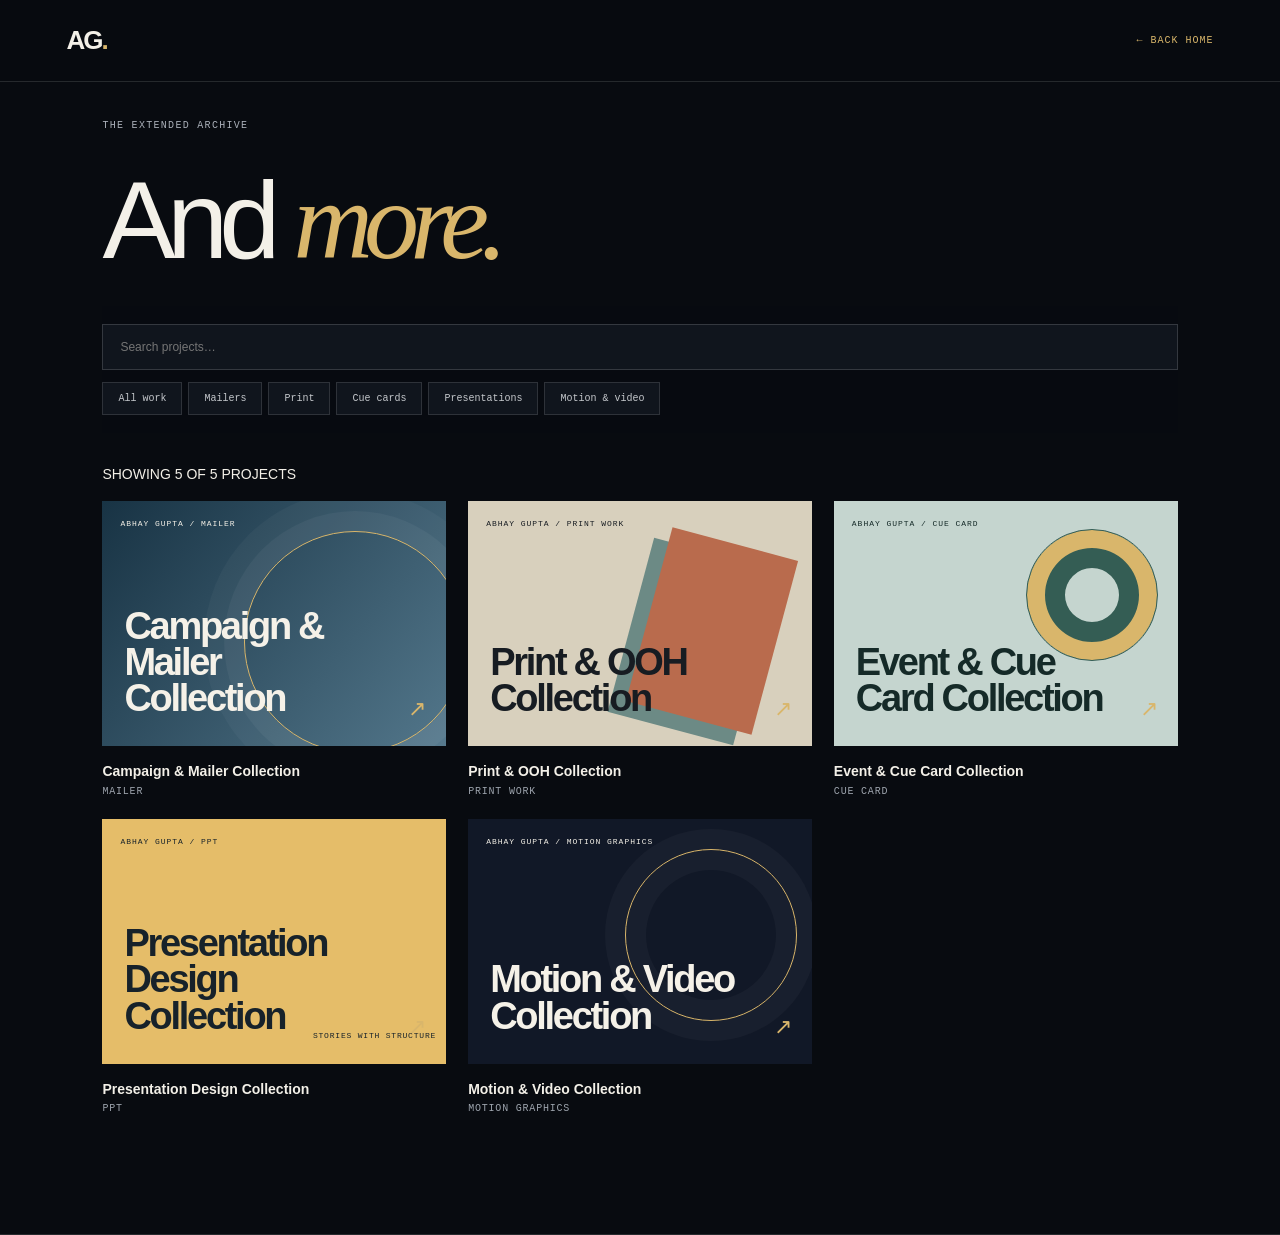
<file: work.html>
<!doctype html><html lang="en"><head><meta charset="utf-8"><meta name="viewport" content="width=device-width,initial-scale=1"><title>Work Archive — Abhay Gupta</title><link rel="stylesheet" href="style.css"><link rel="stylesheet" href="work-gallery.css"></head><body><header class="topbar"><a class="brand" href="index.html">AG<span>.</span></a><a href="index.html">← BACK HOME</a></header><main class="section"><p class="eyebrow">THE EXTENDED ARCHIVE</p><h1>And <em>more.</em></h1><div class="toolbar"><input id="search" type="search" placeholder="Search projects…"><div id="filters"><button data-filter="All">All work</button><button data-filter="Mailer">Mailers</button><button data-filter="Print Work">Print</button><button data-filter="Cue Card">Cue cards</button><button data-filter="PPT">Presentations</button><button data-filter="Motion Graphics">Motion & video</button></div></div><p id="status">Loading work…</p><div id="archiveGrid" class="archive-grid"></div></main><div id="lightbox" class="lightbox"><button id="lightboxClose">Close ×</button><img id="lightboxImage" alt=""><video id="lightboxVideo" controls playsinline></video><iframe id="lightboxDocument" title="Document preview"></iframe><p id="lightboxCaption"></p></div><script src="work-gallery.js"></script></body></html>
</file>
<file: style.css>
:root{--bg:#080b10;--text:#f3f0e8;--muted:#9da4ad;--line:#ffffff20;--gold:#d9b66b;--font:'Manrope',sans-serif;--mono:'DM Mono',monospace}*{box-sizing:border-box}html{scroll-behavior:smooth;scroll-padding-top:90px}body{margin:0;background:var(--bg);color:var(--text);font:14px/1.7 var(--font);overflow-x:hidden}a{color:inherit;text-decoration:none}button{font:inherit}.grain{position:fixed;inset:0;pointer-events:none;z-index:10;opacity:.035;background-image:url("data:image/svg+xml,%3Csvg viewBox='0 0 180 180' xmlns='http://www.w3.org/2000/svg'%3E%3Cfilter id='n'%3E%3CfeTurbulence type='fractalNoise' baseFrequency='.9' numOctaves='3'/%3E%3C/filter%3E%3Crect width='100%25' height='100%25' filter='url(%23n)'/%3E%3C/svg%3E")}::selection{background:var(--gold);color:#111}.topbar{height:82px;position:fixed;inset:0 0 auto;z-index:20;display:flex;align-items:center;padding:0 5.2vw;border-bottom:1px solid var(--line);background:#080b10d9;backdrop-filter:blur(18px)}.brand{font-size:26px;font-weight:800;letter-spacing:-2px}.brand span,.eyebrow span,.hero em,.work-intro em,.about-grid em,.contact-section em{color:var(--gold)}.availability{font:10px var(--mono);letter-spacing:.08em;margin-left:42px;color:#c7cbd0}.availability i{display:inline-block;width:6px;height:6px;border-radius:50%;background:#9fca9c;margin-right:8px}.topbar nav{display:flex;gap:34px;margin-left:auto}.topbar nav a,.text-link,.social-row a,footer a{font-size:12px;color:#c5c8cc;transition:color .2s}.topbar nav a:hover,.text-link:hover,.social-row a:hover,footer a:hover{color:var(--gold)}.menu-toggle{display:none;background:none;border:0;color:var(--text);font-size:23px}.hero{min-height:100vh;position:relative;padding:150px 5.2vw 70px;display:grid;grid-template-columns:1fr 1fr;align-items:center;overflow:hidden;border-bottom:1px solid var(--line)}.hero-copy{position:relative;z-index:2;padding-bottom:36px}.eyebrow{font:10px var(--mono);letter-spacing:.13em;color:#aab0b9;margin:0 0 34px}.eyebrow span{margin-right:12px}.hero h1{font-size:clamp(62px,8.2vw,128px);line-height:.91;letter-spacing:-.085em;margin:0;font-weight:500}.hero h1 em,.work-intro h2 em,.about-grid h2 em,.contact-section h2 em{font-family:Georgia,serif;font-weight:400;letter-spacing:-.07em}.intro{max-width:430px;color:#aeb3bc;font-size:15px;line-height:1.9;margin:32px 0}.hero-actions{display:flex;align-items:center;gap:28px;flex-wrap:wrap}.button{display:inline-flex;align-items:center;gap:30px;padding:15px 19px;font-size:11px;font-weight:700}.button.primary{background:var(--gold);color:#15120b}.button span{font-size:17px}.text-link{border-bottom:1px solid #555;padding-bottom:4px}.scroll-note{position:absolute;bottom:-100px;left:0;display:flex;align-items:center;gap:12px;font:9px var(--mono);letter-spacing:.12em;color:#858b94}.scroll-line{height:1px;width:40px;background:var(--gold)}.scene-wrap{position:relative;height:min(70vh,650px);min-height:420px;margin-left:-3vw}.scene-wrap canvas{width:100%;height:100%;display:block}.scene-label{position:absolute;left:12%;right:6%;display:flex;justify-content:space-between;font:9px var(--mono);letter-spacing:.13em;color:#a9adb4;pointer-events:none}.scene-label.top{top:8%}.scene-label.top span,.scene-label.bottom span{color:var(--gold)}.scene-label.bottom{bottom:7%;border-top:1px solid var(--line);padding-top:14px}.scene-hint{position:absolute;right:4%;top:48%;writing-mode:vertical-rl;font:8px var(--mono);letter-spacing:.15em;color:#767d87}.hero-index{position:absolute;bottom:25px;right:5.2vw;display:flex;gap:18px;font:9px var(--mono);letter-spacing:.12em;color:#747b84}.hero-index span{color:var(--gold)}.section{padding:120px 8vw;border-bottom:1px solid var(--line)}.section-head{display:flex;align-items:center;justify-content:space-between;margin-bottom:58px}.section-head .eyebrow{margin:0}.side-note{font:9px var(--mono);letter-spacing:.12em;color:#737b85}.work-intro{display:flex;align-items:flex-end;justify-content:space-between;gap:30px;margin-bottom:48px}.work-intro h2,.about-grid h2,.contact-section h2{font-size:clamp(40px,5.3vw,76px);line-height:1.03;font-weight:500;letter-spacing:-.07em;margin:0}.work-intro>p{max-width:300px;color:var(--muted);font-size:13px;line-height:1.9;margin:0 0 6px}.work-grid{display:grid;grid-template-columns:1fr 1fr;gap:38px 22px}.work-card{display:block;min-width:0}.card-art{height:320px;position:relative;overflow:hidden;transition:transform .35s}.work-card:hover .card-art{transform:translateY(-5px)}.card-wide:first-child .card-art,.work-card:last-child .card-art{height:370px}.art-number{position:absolute;top:20px;left:22px;font:9px var(--mono);letter-spacing:.12em;z-index:2}.art-mailer{background:linear-gradient(135deg,#152c3a,#35566a 55%,#101a26)}.art-mailer:before{content:"";position:absolute;inset:12% 20%;border:1px solid #ffffff40;transform:rotate(-12deg);box-shadow:0 0 70px #7d9bad33}.art-orbit{position:absolute;width:290px;height:290px;border:1px solid #e4c27c99;border-radius:50%;top:12%;left:30%;box-shadow:inset 0 0 50px #d9b66b22,0 0 80px #d9b66b20}.art-orbit:after{content:"";position:absolute;inset:20px;border:1px solid #ffffff40;border-radius:50%}.art-type{position:absolute;left:12%;top:31%;font-size:clamp(32px,5vw,67px);line-height:.9;font-weight:800;letter-spacing:-.09em}.art-type i{font-family:Georgia,serif;color:#e3c27c;font-weight:400}.art-print{background:#d8d0bd;color:#171c22}.print-shape{position:absolute;width:190px;height:250px;background:#b96b4d;right:13%;top:16%;transform:rotate(14deg);border-radius:95px 95px 6px 6px;box-shadow:-25px 28px 0 #6c8a85}.print-caption{position:absolute;left:9%;bottom:13%;font-size:28px;line-height:.95;font-weight:800;letter-spacing:-.07em}.art-deck{background:#e5bd69;color:#17222a}.deck-stack{position:absolute;top:24%;left:12%;width:76%;height:62%;padding:25px;background:#f3e8cf;box-shadow:14px 15px 0 #9b743b;transform:rotate(-4deg)}.deck-stack b{font-size:42px;line-height:.92;letter-spacing:-.08em}.deck-stack small{position:absolute;bottom:15px;font:8px var(--mono);letter-spacing:.1em}.art-cue{background:#c5d5cf;color:#152a28}.cue-circles{position:absolute;right:8%;top:18%;display:flex}.cue-circles i{width:70px;height:70px;border-radius:50%;border:1px solid #1c4d44;margin-left:-12px}.cue-circles i:nth-child(2){background:#d9b66b}.cue-circles i:nth-child(3){background:#345d54}.art-cue>b{position:absolute;bottom:12%;left:9%;font-size:38px;line-height:.9;letter-spacing:-.08em}.art-motion{background:#111827}.motion-rings{position:absolute;inset:10% 20%;display:flex;align-items:center;justify-content:center}.motion-rings i{position:absolute;width:210px;height:210px;border:1px solid #d9b66b;border-radius:50%;animation:orbit 9s linear infinite}.motion-rings i:nth-child(2){width:165px;height:240px;border-color:#80a7ba;animation-duration:12s}.motion-rings i:nth-child(3){width:245px;height:130px;border-color:#f2e7d0;animation-duration:15s}.art-motion>b{position:absolute;left:10%;top:29%;font-size:clamp(36px,5vw,65px);line-height:.9;letter-spacing:-.08em}.art-motion>b em{color:var(--gold);font-family:Georgia,serif;font-weight:400}.motion-foot{position:absolute;bottom:7%;right:8%;font:8px var(--mono);letter-spacing:.13em;color:#aeb8c2}.card-meta{display:flex;align-items:center;justify-content:space-between;padding:18px 2px 0}.card-meta h3{font-size:15px;font-weight:600;margin:0 0 4px}.card-meta p{margin:0;color:var(--muted);font-size:11px}.arrow{font-size:21px;color:var(--gold);transition:transform .2s}.work-card:hover .arrow{transform:translate(3px,-3px)}.archive-link{display:flex;justify-content:space-between;margin-top:60px;padding:20px 0;border-block:1px solid var(--line);font:10px var(--mono);letter-spacing:.12em}.archive-link span{color:var(--gold);font-size:17px}.about-grid{display:grid;grid-template-columns:1.1fr .9fr;gap:8vw}.about-copy{max-width:470px;color:#aeb3bc;font-size:14px;line-height:2}.about-copy p{margin:0 0 22px}.about-copy .text-link{display:inline-block;margin-top:8px;color:var(--text)}.skill-row{display:grid;grid-template-columns:60px 1fr 1.1fr 30px;align-items:center;gap:18px;padding:25px 0;border-top:1px solid var(--line)}.skill-num{font:10px var(--mono);color:var(--gold)}.skill-row h3{font-size:clamp(17px,2vw,25px);font-weight:500;letter-spacing:-.04em;margin:0}.skill-row p{font-size:12px;color:var(--muted);margin:0;max-width:320px}.skill-symbol{color:var(--gold);font-size:19px}.tool-list{font:9px var(--mono);letter-spacing:.1em;color:#818893;margin-top:45px;line-height:2.2}.contact-section{padding-bottom:30px}.contact-section h2{font-size:clamp(50px,8vw,112px);margin:0 0 55px}.contact-bottom{display:flex;align-items:center;justify-content:space-between;gap:30px;border-bottom:1px solid var(--line);padding-bottom:48px}.contact-bottom p{max-width:330px;color:var(--muted);line-height:1.9}.contact-email{font-size:20px;border-bottom:1px solid var(--gold);padding:0 0 8px;min-width:220px;display:flex;justify-content:space-between;gap:35px}.contact-email span{color:var(--gold)}.social-row{display:flex;gap:28px;align-items:center;padding:30px 0}.social-row span{margin-left:auto;font:9px var(--mono);letter-spacing:.1em;color:#737b85}footer{border-top:1px solid var(--line);padding-top:22px;display:flex;justify-content:space-between;font:9px var(--mono);letter-spacing:.1em;color:#747b84}@keyframes orbit{to{transform:rotate(360deg)}}@media(max-width:900px){.hero{padding-inline:6vw;grid-template-columns:1fr 1fr}.hero h1{font-size:clamp(58px,9vw,92px)}.scene-wrap{height:55vh;min-height:360px;margin-left:-8vw}.section{padding:95px 6vw}.card-art{height:270px}.card-wide:first-child .card-art,.work-card:last-child .card-art{height:310px}.side-note{max-width:180px;text-align:right}}@media(max-width:640px){.topbar{height:70px;padding:0 6vw}.availability{margin-left:20px;font-size:8px}.menu-toggle{display:block;margin-left:auto}.topbar nav{display:none;position:absolute;top:70px;left:0;right:0;background:#0b1018;border-bottom:1px solid var(--line);padding:22px 6vw;flex-direction:column;gap:20px}.topbar nav.open{display:flex}.hero{padding:120px 6vw 55px;min-height:auto;display:flex;flex-direction:column;align-items:stretch}.hero-copy{padding-bottom:0}.hero h1{font-size:clamp(65px,17vw,104px)}.intro{font-size:13px}.scroll-note{position:static;margin-top:36px}.scene-wrap{height:380px;min-height:0;margin:0 -5vw -10px}.scene-label{left:12%;right:12%}.scene-hint{display:none}.hero-index{bottom:17px}.section{padding:78px 6vw}.section-head{margin-bottom:38px;align-items:flex-start;gap:18px}.side-note{font-size:8px}.work-intro{display:block}.work-intro h2,.about-grid h2{font-size:48px}.work-intro>p{margin-top:20px}.work-grid{grid-template-columns:1fr;gap:32px}.card-art,.card-wide:first-child .card-art,.work-card:last-child .card-art{height:320px}.art-type{font-size:60px}.about-grid{grid-template-columns:1fr;gap:28px}.about-copy{font-size:13px}.skill-row{grid-template-columns:30px 1fr 20px;gap:12px;padding:21px 0}.skill-row p{grid-column:2;grid-row:2}.skill-symbol{grid-column:3;grid-row:1}.contact-section h2{font-size:clamp(49px,13vw,78px)}.contact-bottom{align-items:flex-start;flex-direction:column;padding-bottom:35px}.contact-email{width:100%}.social-row{gap:17px;flex-wrap:wrap}.social-row span{width:100%;margin:5px 0 0}footer{font-size:8px}}@media(prefers-reduced-motion:reduce){*,*::before,*::after{scroll-behavior:auto!important;animation-duration:.01ms!important;transition-duration:.01ms!important}}
</file>
<file: work-gallery.css>
.toolbar{display:grid;gap:18px;margin:30px 0}.toolbar input{background:#0b192a;color:white;border:1px solid #ffffff33;padding:14px;border-radius:8px}.toolbar button{background:#14263a;color:#fff;border:1px solid #ffffff22;padding:10px 14px;margin:4px;border-radius:30px;cursor:pointer}.toolbar button.active{background:#d7a950;color:#111}.archive-grid{display:grid;grid-template-columns:repeat(3,minmax(0,1fr));gap:16px}.archive-card{cursor:pointer;background:#0b192a;border:1px solid #ffffff18;padding:10px;border-radius:10px}.archive-card img{width:100%;height:220px;object-fit:cover;background:#14263a;border-radius:6px}.archive-card b{display:block;margin:12px 4px}.archive-card small{color:#a6b0bd}.lightbox{display:none;position:fixed;inset:0;z-index:20;background:#030811f5;align-items:center;justify-content:center;flex-direction:column;padding:5vw}.lightbox.open{display:flex}.lightbox img,.lightbox video,.lightbox iframe{display:none;max-width:90vw;max-height:78vh;width:100%;object-fit:contain;border:0}.lightbox button{position:absolute;top:20px;right:25px;padding:12px;background:#d7a950;border:0;border-radius:30px;cursor:pointer}.lightbox p{color:white}@media(max-width:800px){.archive-grid{grid-template-columns:repeat(2,minmax(0,1fr))}}@media(max-width:520px){.archive-grid{grid-template-columns:1fr}.archive-card img{height:250px}}
body>header{height:82px;position:sticky;top:0;z-index:5;display:flex;align-items:center;justify-content:space-between;padding:0 6vw;border-bottom:1px solid #ffffff20;background:#080b10ee;backdrop-filter:blur(16px)}body>header>a:last-child{font:10px var(--mono);letter-spacing:.1em;color:#d9b66b}.section>h1{font-size:clamp(54px,9vw,110px);font-weight:500;line-height:1;letter-spacing:-.08em;margin:0 0 20px}.section>h1 em{font-family:Georgia,serif;font-weight:400;color:#d9b66b}.toolbar{position:sticky;top:82px;z-index:4;background:#080b10eF;padding:18px 0;display:grid;gap:12px}.toolbar input{background:#10151d;color:#f3f0e8;border:1px solid #ffffff26;padding:15px 17px;border-radius:0;outline:none;font:12px var(--font)}.toolbar input:focus{border-color:#d9b66b}.toolbar button{background:#10151d;color:#c5c8cc;border:1px solid #ffffff20;padding:10px 15px;margin:0 6px 0 0;border-radius:0;cursor:pointer;font:10px var(--mono);transition:background .2s,color .2s}.toolbar button.active,.toolbar button:hover{background:#d9b66b;color:#111;border-color:#d9b66b}.archive-grid{grid-template-columns:repeat(3,minmax(0,1fr));gap:22px}.archive-card{background:transparent;border:0;border-radius:0;padding:0;transition:transform .25s}.archive-card:hover{transform:translateY(-4px)}.archive-card>img{height:245px;border-radius:0;background:#111923;object-fit:cover}.archive-card>b{font-size:14px;margin:14px 0 2px}.archive-card>small{display:block;color:#9da4ad;font:10px var(--mono);letter-spacing:.08em;text-transform:uppercase}.archive-art{height:245px;padding:18px;position:relative;overflow:hidden;display:flex;flex-direction:column;justify-content:space-between;color:#f5f1e8}.archive-art>span{font:8px var(--mono);letter-spacing:.12em;position:relative;z-index:2}.archive-art>b{font-size:clamp(23px,3vw,38px);line-height:.95;letter-spacing:-.06em;max-width:85%;position:relative;z-index:2}.archive-art>i{font-style:normal;position:absolute;right:20px;bottom:18px;color:#d9b66b;font-size:22px}.archive-art.mailer{background:linear-gradient(130deg,#183344,#52768a)}.archive-art.mailer:after{content:'';position:absolute;width:220px;height:220px;border:1px solid #d9b66b;border-radius:50%;right:-20px;top:30px;box-shadow:0 0 0 20px #ffffff0b,0 0 0 40px #ffffff08}.archive-art.print{background:#d8d0bd;color:#171c22}.archive-art.print:after{content:'';position:absolute;width:130px;height:180px;background:#b96b4d;right:35px;top:40px;transform:rotate(15deg);box-shadow:-15px 15px #6c8a85}.archive-art.cue{background:#c5d5cf;color:#152a28}.archive-art.cue:after{content:'';position:absolute;width:130px;height:130px;border:1px solid #345d54;border-radius:50%;right:20px;top:28px;box-shadow:inset 0 0 0 18px #d9b66b,inset 0 0 0 38px #345d54}.archive-art.deck{background:#e5bd69;color:#17222a}.archive-art.deck:after{content:'STORIES WITH STRUCTURE';position:absolute;right:10px;bottom:24px;font:8px var(--mono);letter-spacing:.1em}.archive-art.motion{background:#111827}.archive-art.motion:after{content:'';position:absolute;width:170px;height:170px;border:1px solid #d9b66b;border-radius:50%;right:15px;top:30px;box-shadow:inset 0 0 0 20px #ffffff08,0 0 0 20px #ffffff08}.lightbox{z-index:40}.lightbox p{max-width:720px;text-align:center;line-height:1.8;color:#bfc3ca}@media(max-width:800px){.archive-grid{grid-template-columns:repeat(2,minmax(0,1fr))}.section{padding:70px 6vw}}@media(max-width:520px){.archive-grid{grid-template-columns:1fr}.archive-art,.archive-card>img{height:260px}.toolbar{top:70px}.toolbar button{margin-bottom:5px}}
</file>
